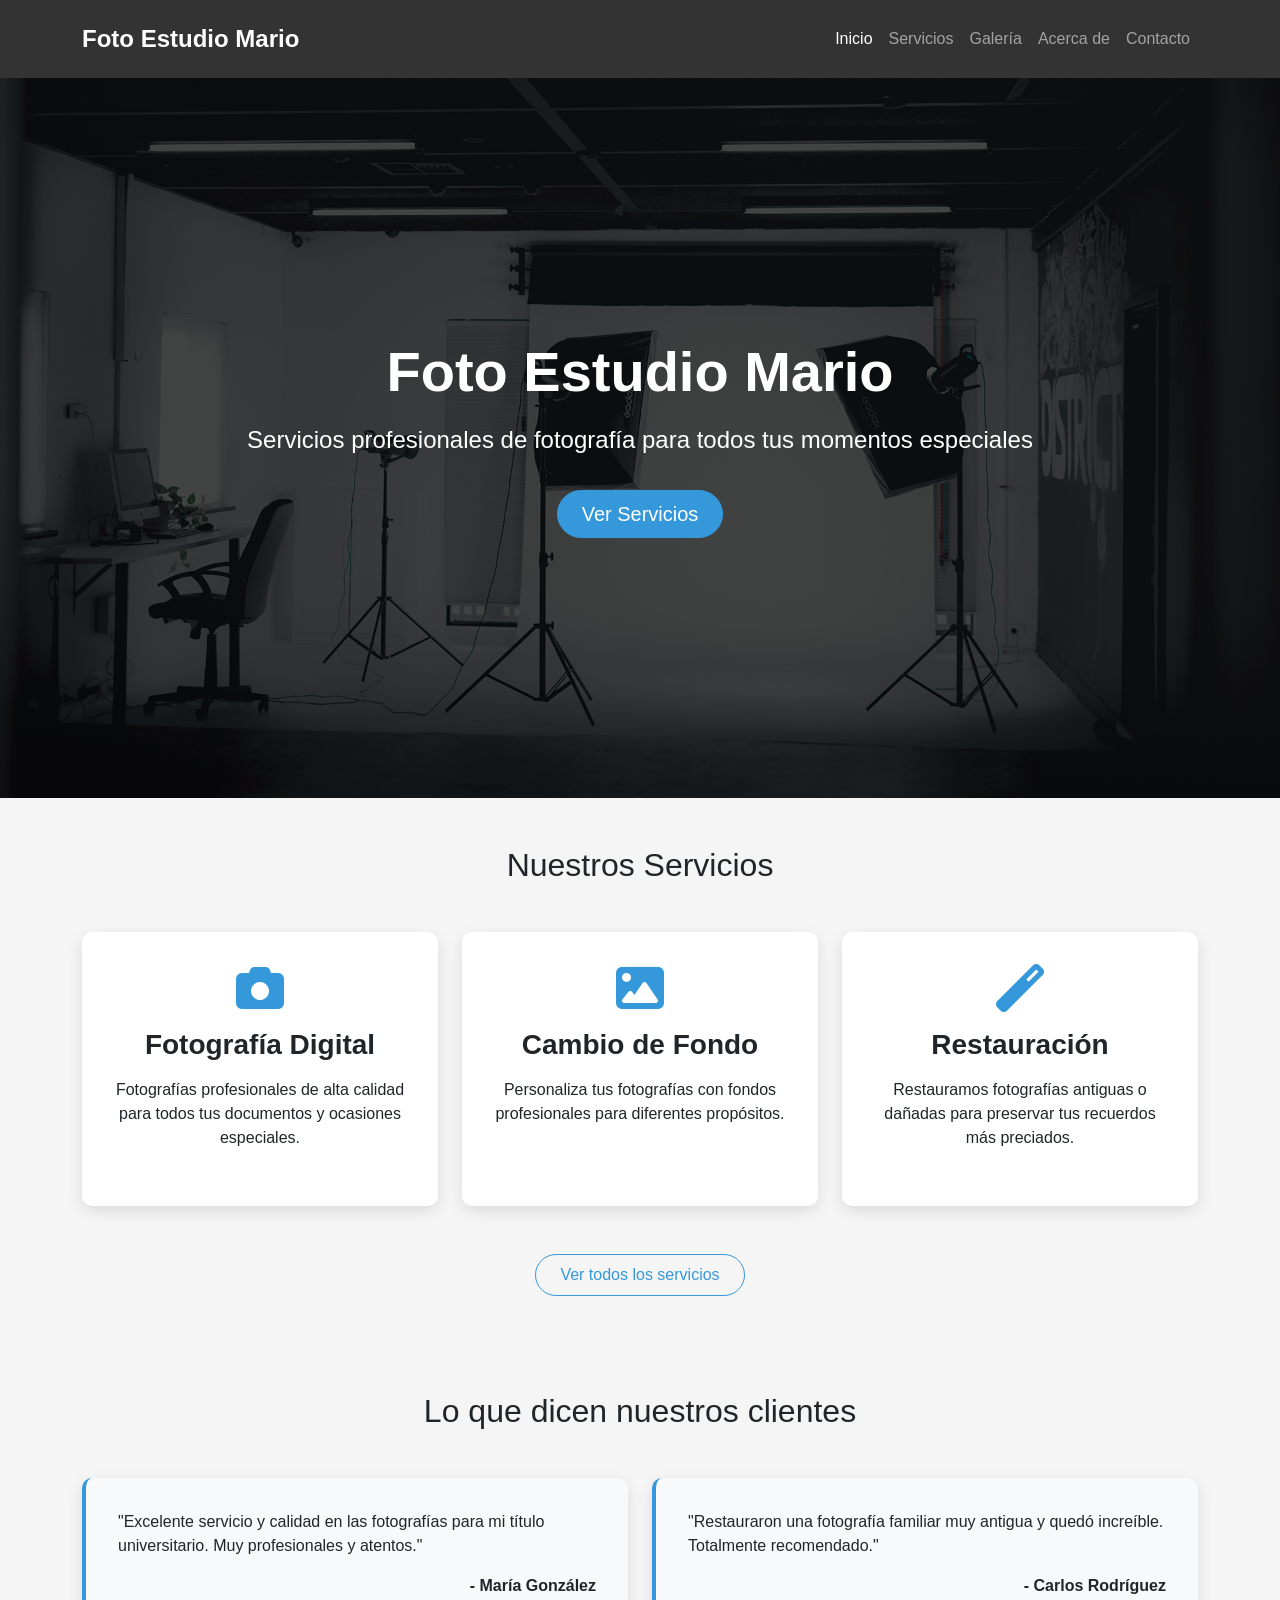
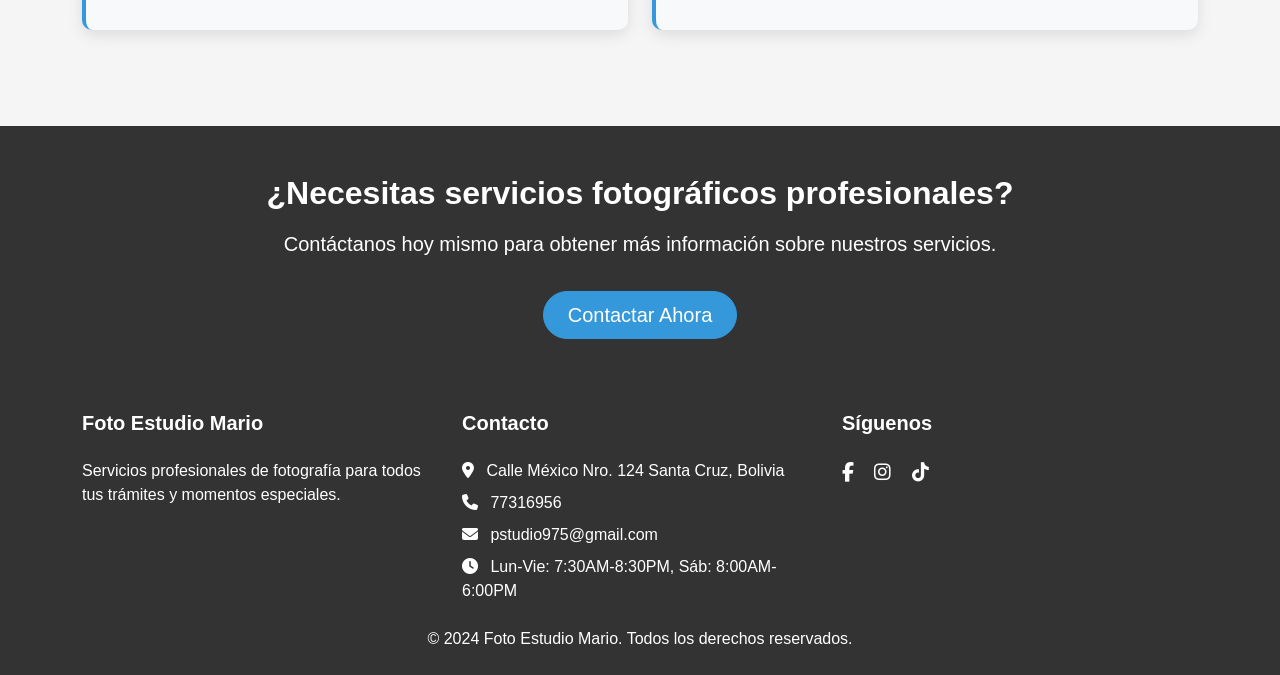
<file: index.html>
<!DOCTYPE html>
<html lang="es">
<head>
    <meta charset="UTF-8">
    <meta name="viewport" content="width=device-width, initial-scale=1.0">
    <title>Foto Estudio Mario - Servicios de Fotografía Profesional</title>
    <link rel="stylesheet" href="https://cdn.jsdelivr.net/npm/bootstrap@5.3.2/dist/css/bootstrap.min.css">
    <link rel="stylesheet" href="css/styles.css">
    <link rel="stylesheet" href="https://cdnjs.cloudflare.com/ajax/libs/font-awesome/6.4.2/css/all.min.css">
</head>
<body>
    <!-- Header/Navigation -->
    <nav class="navbar navbar-expand-lg navbar-dark">
        <div class="container">
            <a class="navbar-brand" href="index.html">Foto Estudio Mario</a>
            <button class="navbar-toggler" type="button" data-bs-toggle="collapse" data-bs-target="#navbarNav" aria-controls="navbarNav" aria-expanded="false" aria-label="Toggle navigation">
                <span class="navbar-toggler-icon"></span>
            </button>
            <div class="collapse navbar-collapse" id="navbarNav">
                <ul class="navbar-nav ms-auto">
                    <li class="nav-item">
                        <a class="nav-link active" href="index.html">Inicio</a>
                    </li>
                    <li class="nav-item">
                        <a class="nav-link" href="services.html">Servicios</a>
                    </li>
                    <li class="nav-item">
                        <a class="nav-link" href="gallery.html">Galería</a>
                    </li>
                    <li class="nav-item">
                        <a class="nav-link" href="about.html">Acerca de</a>
                    </li>
                    <li class="nav-item">
                        <a class="nav-link" href="contact.html">Contacto</a>
                    </li>
                </ul>
            </div>
        </div>
    </nav>

    <!-- Hero Section -->
    <header class="hero">
        <div class="container h-100">
            <div class="row h-100 align-items-center">
                <div class="col-12 text-center">
                    <h1>Foto Estudio Mario</h1>
                    <p class="lead">Servicios profesionales de fotografía para todos tus momentos especiales</p>
                    <a href="services.html" class="btn btn-primary btn-lg">Ver Servicios</a>
                </div>
            </div>
        </div>
    </header>

    <!-- Services Highlights -->
    <section class="services-highlight py-5">
        <div class="container">
            <h2 class="text-center mb-5">Nuestros Servicios</h2>
            <div class="row">
                <div class="col-md-4 mb-4">
                    <div class="card h-100">
                        <div class="card-body text-center">
                            <i class="fas fa-camera fa-3x mb-3"></i>
                            <h3 class="card-title">Fotografía Digital</h3>
                            <p class="card-text">Fotografías profesionales de alta calidad para todos tus documentos y ocasiones especiales.</p>
                        </div>
                    </div>
                </div>
                <div class="col-md-4 mb-4">
                    <div class="card h-100">
                        <div class="card-body text-center">
                            <i class="fas fa-image fa-3x mb-3"></i>
                            <h3 class="card-title">Cambio de Fondo</h3>
                            <p class="card-text">Personaliza tus fotografías con fondos profesionales para diferentes propósitos.</p>
                        </div>
                    </div>
                </div>
                <div class="col-md-4 mb-4">
                    <div class="card h-100">
                        <div class="card-body text-center">
                            <i class="fas fa-magic fa-3x mb-3"></i>
                            <h3 class="card-title">Restauración</h3>
                            <p class="card-text">Restauramos fotografías antiguas o dañadas para preservar tus recuerdos más preciados.</p>
                        </div>
                    </div>
                </div>
            </div>
            <div class="text-center mt-4">
                <a href="services.html" class="btn btn-outline-primary">Ver todos los servicios</a>
            </div>
        </div>
    </section>

    <!-- Testimonials Section -->
    <section class="testimonials py-5">
        <div class="container">
            <h2 class="text-center mb-5">Lo que dicen nuestros clientes</h2>
            <div class="row">
                <div class="col-md-6 mb-4">
                    <div class="card testimonial-card">
                        <div class="card-body">
                            <p class="card-text">"Excelente servicio y calidad en las fotografías para mi título universitario. Muy profesionales y atentos."</p>
                            <p class="client-name">- María González</p>
                        </div>
                    </div>
                </div>
                <div class="col-md-6 mb-4">
                    <div class="card testimonial-card">
                        <div class="card-body">
                            <p class="card-text">"Restauraron una fotografía familiar muy antigua y quedó increíble. Totalmente recomendado."</p>
                            <p class="client-name">- Carlos Rodríguez</p>
                        </div>
                    </div>
                </div>
            </div>
        </div>
    </section>

    <!-- Call to Action -->
    <section class="cta py-5">
        <div class="container text-center">
            <h2>¿Necesitas servicios fotográficos profesionales?</h2>
            <p class="lead">Contáctanos hoy mismo para obtener más información sobre nuestros servicios.</p>
            <a href="contact.html" class="btn btn-primary btn-lg">Contactar Ahora</a>
        </div>
    </section>

    <!-- Footer -->
    <footer class="footer py-4">
        <div class="container">
            <div class="row">
                <div class="col-md-4 mb-3 mb-md-0">
                    <h5>Foto Estudio Mario</h5>
                    <p>Servicios profesionales de fotografía para todos tus trámites y momentos especiales.</p>
                </div>
                <div class="col-md-4 mb-3 mb-md-0">
                    <h5>Contacto</h5>
                    <ul class="list-unstyled">
                        <li><i class="fas fa-map-marker-alt"></i> Calle México Nro. 124 Santa Cruz, Bolivia</li>
                        <li><i class="fas fa-phone"></i> 77316956</li>
                        <li><i class="fas fa-envelope"></i> pstudio975@gmail.com</li>
                        <li><i class="fas fa-clock"></i> Lun-Vie: 7:30AM-8:30PM, Sáb: 8:00AM-6:00PM</li>
                    </ul>
                </div>
                <div class="col-md-4">
                    <h5>Síguenos</h5>
                    <div class="social-icons">
                        <a href="https://www.facebook.com/fotoestudiomarioalvarez/" class="me-2" target="_blank" rel="noopener noreferrer" aria-label="Facebook"><i class="fab fa-facebook-f"></i></a>
                        <a href="https://www.instagram.com/mario.alvarez.2021/" class="me-2" target="_blank" rel="noopener noreferrer" aria-label="Instagram"><i class="fab fa-instagram"></i></a>
                        <a href="https://www.tiktok.com/@marioinfotec?is_from_webapp=1&sender_device=pc" class="me-2" target="_blank" rel="noopener noreferrer" aria-label="TikTok"><i class="fab fa-tiktok"></i></a>
                    </div>
                </div>
            </div>
            <div class="row mt-3">
                <div class="col-12 text-center">
                    <p class="mb-0">&copy; 2024 Foto Estudio Mario. Todos los derechos reservados.</p>
                </div>
            </div>
        </div>
    </footer>

    <script src="https://cdn.jsdelivr.net/npm/bootstrap@5.3.2/dist/js/bootstrap.bundle.min.js"></script>
    <script src="js/main.js"></script>
</body>
</html>
</file>
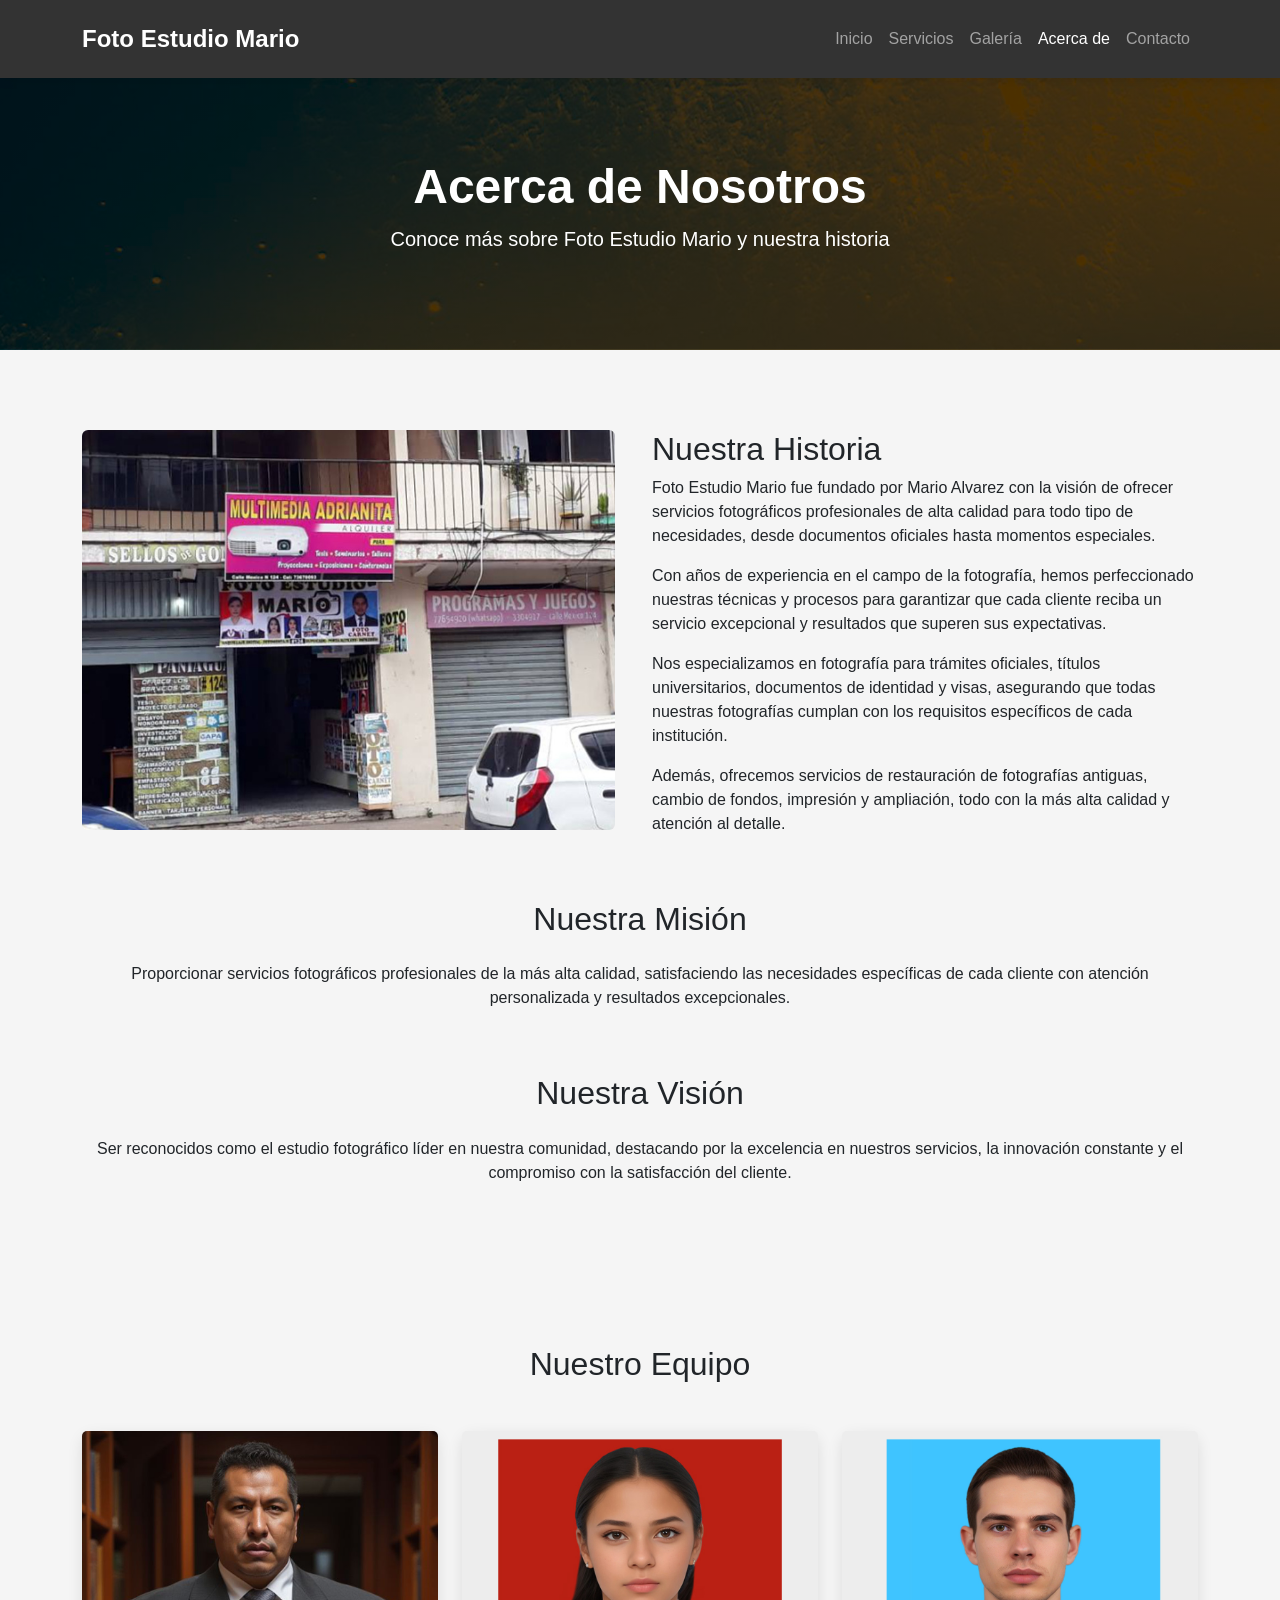
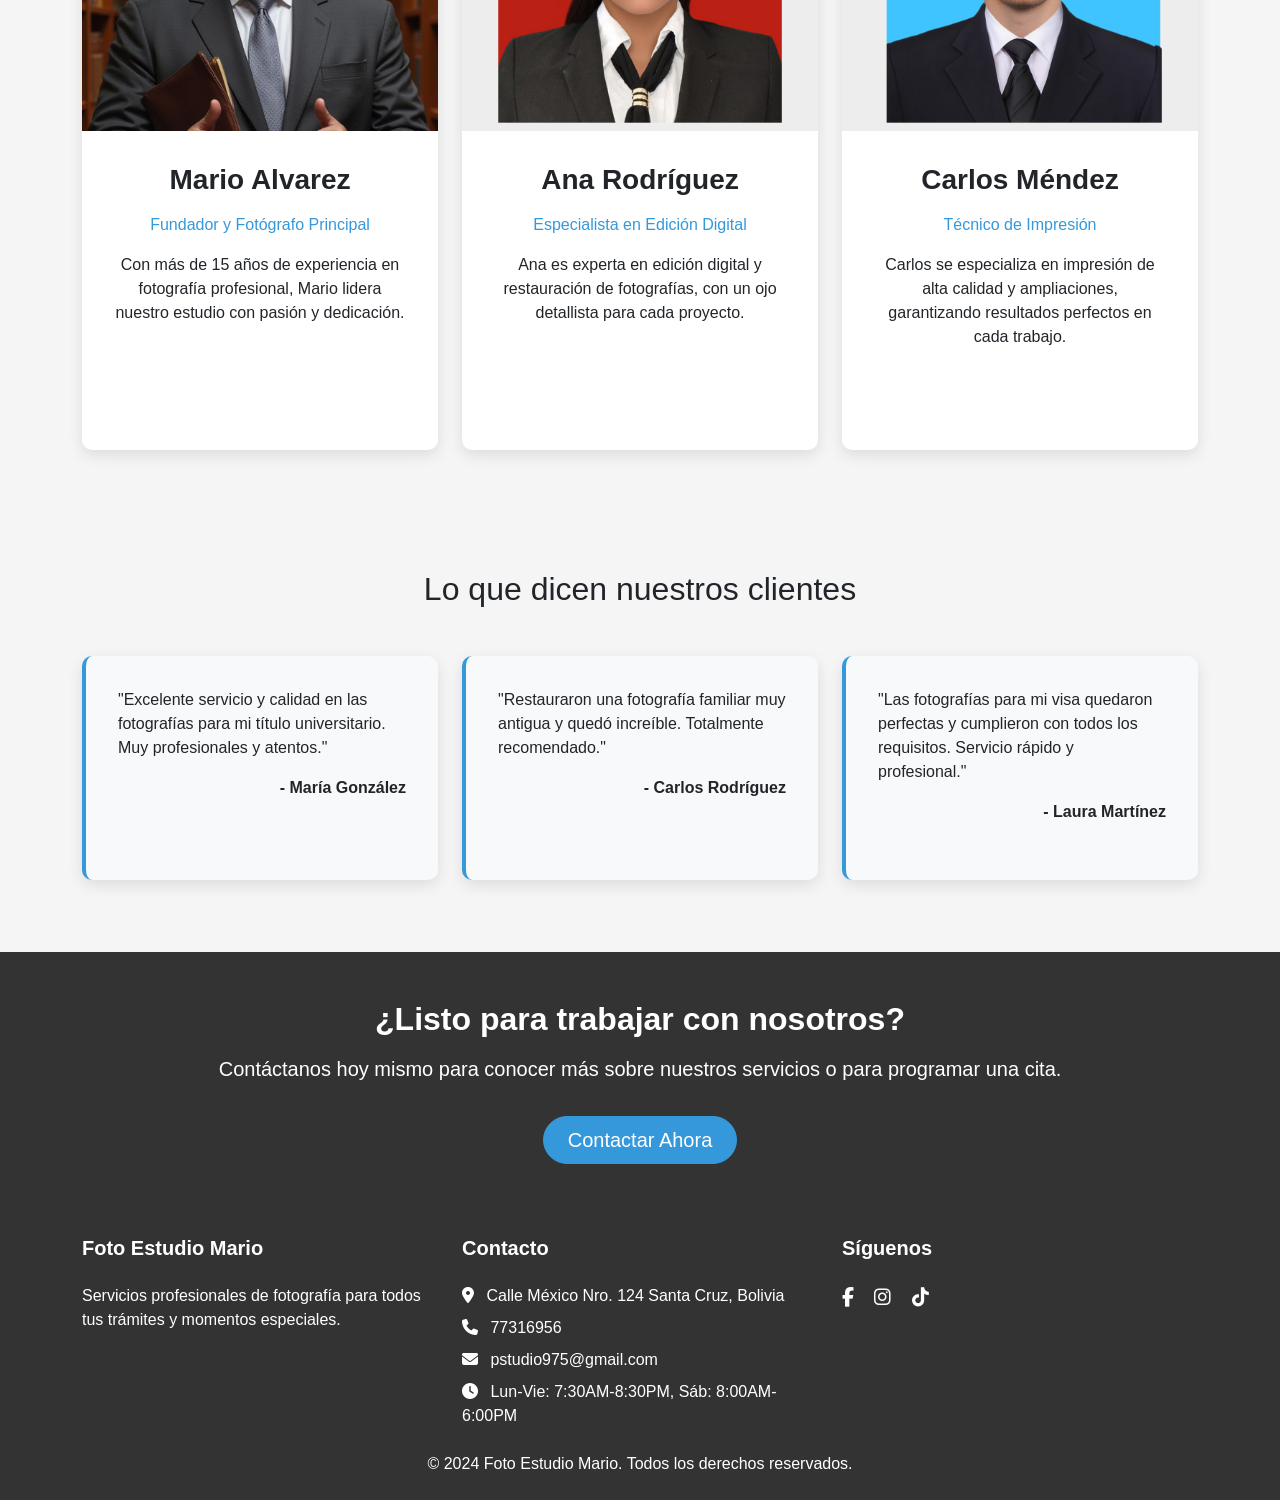
<file: about.html>
<!DOCTYPE html>
<html lang="es">
<head>
    <meta charset="UTF-8">
    <meta name="viewport" content="width=device-width, initial-scale=1.0">
    <title>Acerca de - Foto Estudio Mario</title>
    <link rel="stylesheet" href="https://cdn.jsdelivr.net/npm/bootstrap@5.3.2/dist/css/bootstrap.min.css">
    <link rel="stylesheet" href="css/styles.css">
    <link rel="stylesheet" href="https://cdnjs.cloudflare.com/ajax/libs/font-awesome/6.4.2/css/all.min.css">
</head>
<body>
    <!-- Header/Navigation -->
    <nav class="navbar navbar-expand-lg navbar-dark">
        <div class="container">
            <a class="navbar-brand" href="index.html">Foto Estudio Mario</a>
            <button class="navbar-toggler" type="button" data-bs-toggle="collapse" data-bs-target="#navbarNav" aria-controls="navbarNav" aria-expanded="false" aria-label="Toggle navigation">
                <span class="navbar-toggler-icon"></span>
            </button>
            <div class="collapse navbar-collapse" id="navbarNav">
                <ul class="navbar-nav ms-auto">
                    <li class="nav-item">
                        <a class="nav-link" href="index.html">Inicio</a>
                    </li>
                    <li class="nav-item">
                        <a class="nav-link" href="services.html">Servicios</a>
                    </li>
                    <li class="nav-item">
                        <a class="nav-link" href="gallery.html">Galería</a>
                    </li>
                    <li class="nav-item">
                        <a class="nav-link active" href="about.html">Acerca de</a>
                    </li>
                    <li class="nav-item">
                        <a class="nav-link" href="contact.html">Contacto</a>
                    </li>
                </ul>
            </div>
        </div>
    </nav>

    <!-- Page Header -->
    <header class="page-header">
        <div class="container">
            <h1>Acerca de Nosotros</h1>
            <p class="lead">Conoce más sobre Foto Estudio Mario y nuestra historia</p>
        </div>
    </header>

    <!-- About Section -->
    <section class="about-section py-5">
        <div class="container">
            <div class="row mb-5">
                <div class="col-md-6 mb-4 mb-md-0">
                    <img src="images/placeholder-about.jpg" alt="Mario Alvarez" class="img-fluid rounded about-img">
                </div>
                <div class="col-md-6">
                    <h2>Nuestra Historia</h2>
                    <p>Foto Estudio Mario fue fundado por Mario Alvarez con la visión de ofrecer servicios fotográficos profesionales de alta calidad para todo tipo de necesidades, desde documentos oficiales hasta momentos especiales.</p>
                    <p>Con años de experiencia en el campo de la fotografía, hemos perfeccionado nuestras técnicas y procesos para garantizar que cada cliente reciba un servicio excepcional y resultados que superen sus expectativas.</p>
                    <p>Nos especializamos en fotografía para trámites oficiales, títulos universitarios, documentos de identidad y visas, asegurando que todas nuestras fotografías cumplan con los requisitos específicos de cada institución.</p>
                    <p>Además, ofrecemos servicios de restauración de fotografías antiguas, cambio de fondos, impresión y ampliación, todo con la más alta calidad y atención al detalle.</p>
                </div>
            </div>

            <div class="row mb-5">
                <div class="col-12">
                    <h2 class="text-center mb-4">Nuestra Misión</h2>
                    <p class="text-center">Proporcionar servicios fotográficos profesionales de la más alta calidad, satisfaciendo las necesidades específicas de cada cliente con atención personalizada y resultados excepcionales.</p>
                </div>
            </div>

            <div class="row mb-5">
                <div class="col-12">
                    <h2 class="text-center mb-4">Nuestra Visión</h2>
                    <p class="text-center">Ser reconocidos como el estudio fotográfico líder en nuestra comunidad, destacando por la excelencia en nuestros servicios, la innovación constante y el compromiso con la satisfacción del cliente.</p>
                </div>
            </div>
        </div>
    </section>

    <!-- Team Section -->
    <section class="team-section py-5">
        <div class="container">
            <h2 class="text-center mb-5">Nuestro Equipo</h2>
            <div class="row">
                <div class="col-md-4 mb-4">
                    <div class="card team-card h-100">
                        <img src="images/placeholder-team1.jpg" class="card-img-top" alt="Mario Alvarez">
                        <div class="card-body text-center">
                            <h3 class="card-title">Mario Alvarez</h3>
                            <p class="card-text team-position">Fundador y Fotógrafo Principal</p>
                            <p class="card-text">Con más de 15 años de experiencia en fotografía profesional, Mario lidera nuestro estudio con pasión y dedicación.</p>
                            <div class="social-icons mt-3">
                                <a href="#" class="me-2"><i class="fab fa-facebook-f"></i></a>
                                <a href="#" class="me-2"><i class="fab fa-instagram"></i></a>
                                <a href="#" class="me-2"><i class="fab fa-linkedin-in"></i></a>
                            </div>
                        </div>
                    </div>
                </div>
                <div class="col-md-4 mb-4">
                    <div class="card team-card h-100">
                        <img src="images/placeholder-team2.jpg" class="card-img-top" alt="Ana Rodríguez">
                        <div class="card-body text-center">
                            <h3 class="card-title">Ana Rodríguez</h3>
                            <p class="card-text team-position">Especialista en Edición Digital</p>
                            <p class="card-text">Ana es experta en edición digital y restauración de fotografías, con un ojo detallista para cada proyecto.</p>
                            <div class="social-icons mt-3">
                                <a href="#" class="me-2"><i class="fab fa-facebook-f"></i></a>
                                <a href="#" class="me-2"><i class="fab fa-instagram"></i></a>
                                <a href="#" class="me-2"><i class="fab fa-linkedin-in"></i></a>
                            </div>
                        </div>
                    </div>
                </div>
                <div class="col-md-4 mb-4">
                    <div class="card team-card h-100">
                        <img src="images/placeholder-team3.jpg" class="card-img-top" alt="Carlos Méndez">
                        <div class="card-body text-center">
                            <h3 class="card-title">Carlos Méndez</h3>
                            <p class="card-text team-position">Técnico de Impresión</p>
                            <p class="card-text">Carlos se especializa en impresión de alta calidad y ampliaciones, garantizando resultados perfectos en cada trabajo.</p>
                            <div class="social-icons mt-3">
                                <a href="#" class="me-2"><i class="fab fa-facebook-f"></i></a>
                                <a href="#" class="me-2"><i class="fab fa-instagram"></i></a>
                                <a href="#" class="me-2"><i class="fab fa-linkedin-in"></i></a>
                            </div>
                        </div>
                    </div>
                </div>
            </div>
        </div>
    </section>

    <!-- Testimonials Section -->
    <section class="testimonials py-5">
        <div class="container">
            <h2 class="text-center mb-5">Lo que dicen nuestros clientes</h2>
            <div class="row">
                <div class="col-md-4 mb-4">
                    <div class="card testimonial-card h-100">
                        <div class="card-body">
                            <p class="card-text">"Excelente servicio y calidad en las fotografías para mi título universitario. Muy profesionales y atentos."</p>
                            <p class="client-name">- María González</p>
                        </div>
                    </div>
                </div>
                <div class="col-md-4 mb-4">
                    <div class="card testimonial-card h-100">
                        <div class="card-body">
                            <p class="card-text">"Restauraron una fotografía familiar muy antigua y quedó increíble. Totalmente recomendado."</p>
                            <p class="client-name">- Carlos Rodríguez</p>
                        </div>
                    </div>
                </div>
                <div class="col-md-4 mb-4">
                    <div class="card testimonial-card h-100">
                        <div class="card-body">
                            <p class="card-text">"Las fotografías para mi visa quedaron perfectas y cumplieron con todos los requisitos. Servicio rápido y profesional."</p>
                            <p class="client-name">- Laura Martínez</p>
                        </div>
                    </div>
                </div>
            </div>
        </div>
    </section>

    <!-- Call to Action -->
    <section class="cta py-5">
        <div class="container text-center">
            <h2>¿Listo para trabajar con nosotros?</h2>
            <p class="lead">Contáctanos hoy mismo para conocer más sobre nuestros servicios o para programar una cita.</p>
            <a href="contact.html" class="btn btn-primary btn-lg">Contactar Ahora</a>
        </div>
    </section>

    <!-- Footer -->
    <footer class="footer py-4">
        <div class="container">
            <div class="row">
                <div class="col-md-4 mb-3 mb-md-0">
                    <h5>Foto Estudio Mario</h5>
                    <p>Servicios profesionales de fotografía para todos tus trámites y momentos especiales.</p>
                </div>
                <div class="col-md-4 mb-3 mb-md-0">
                    <h5>Contacto</h5>
                    <ul class="list-unstyled">
                        <li><i class="fas fa-map-marker-alt"></i> Calle México Nro. 124 Santa Cruz, Bolivia</li>
                        <li><i class="fas fa-phone"></i> 77316956</li>
                        <li><i class="fas fa-envelope"></i> pstudio975@gmail.com</li>
                        <li><i class="fas fa-clock"></i> Lun-Vie: 7:30AM-8:30PM, Sáb: 8:00AM-6:00PM</li>
                    </ul>
                </div>
                <div class="col-md-4">
                    <h5>Síguenos</h5>
                    <div class="social-icons">
                        <a href="https://www.facebook.com/fotoestudiomarioalvarez/" class="me-2" target="_blank" rel="noopener noreferrer" aria-label="Facebook"><i class="fab fa-facebook-f"></i></a>
                        <a href="https://www.instagram.com/mario.alvarez.2021/" class="me-2" target="_blank" rel="noopener noreferrer" aria-label="Instagram"><i class="fab fa-instagram"></i></a>
                        <a href="https://www.tiktok.com/@marioinfotec?is_from_webapp=1&sender_device=pc" class="me-2" target="_blank" rel="noopener noreferrer" aria-label="TikTok"><i class="fab fa-tiktok"></i></a>
                    </div>
                </div>
            </div>
            <div class="row mt-3">
                <div class="col-12 text-center">
                    <p class="mb-0">&copy; 2024 Foto Estudio Mario. Todos los derechos reservados.</p>
                </div>
            </div>
        </div>
    </footer>

    <script src="https://cdn.jsdelivr.net/npm/bootstrap@5.3.2/dist/js/bootstrap.bundle.min.js"></script>
    <script src="js/main.js"></script>
</body>
</html>
</file>
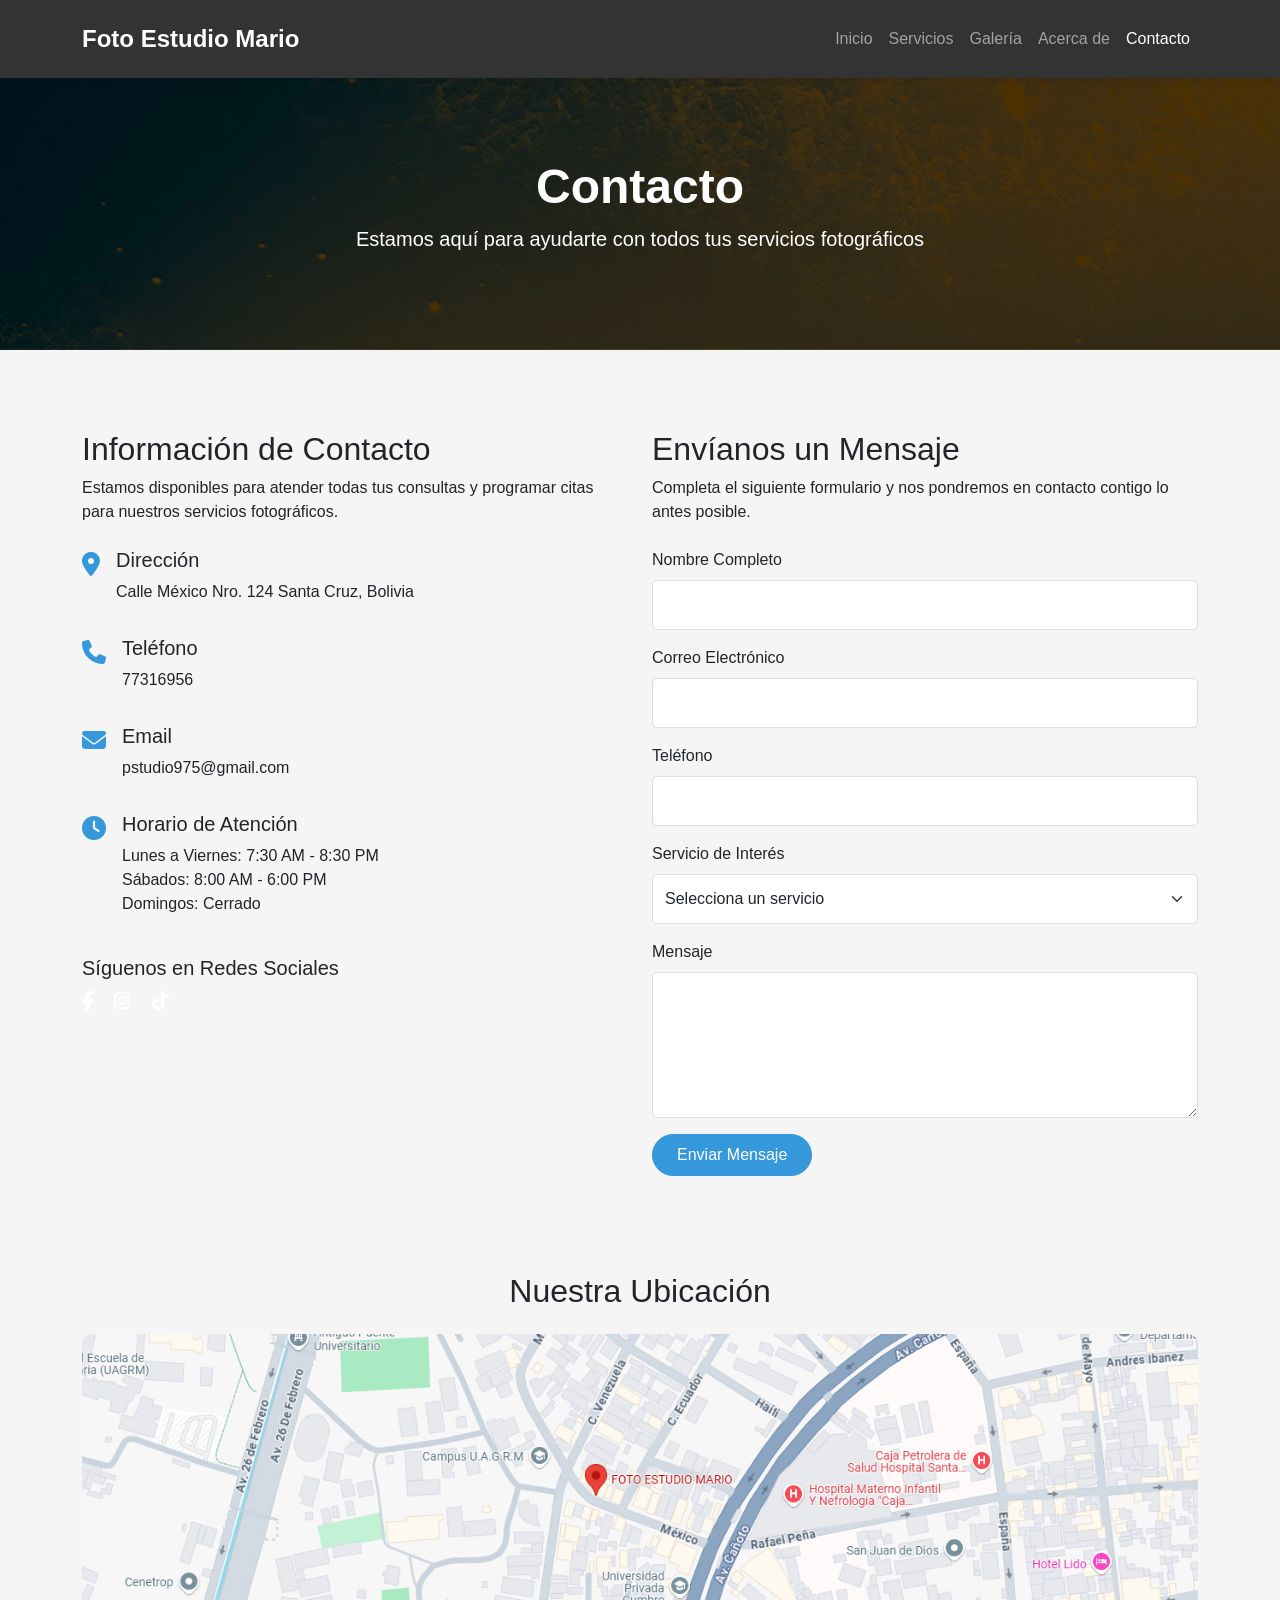
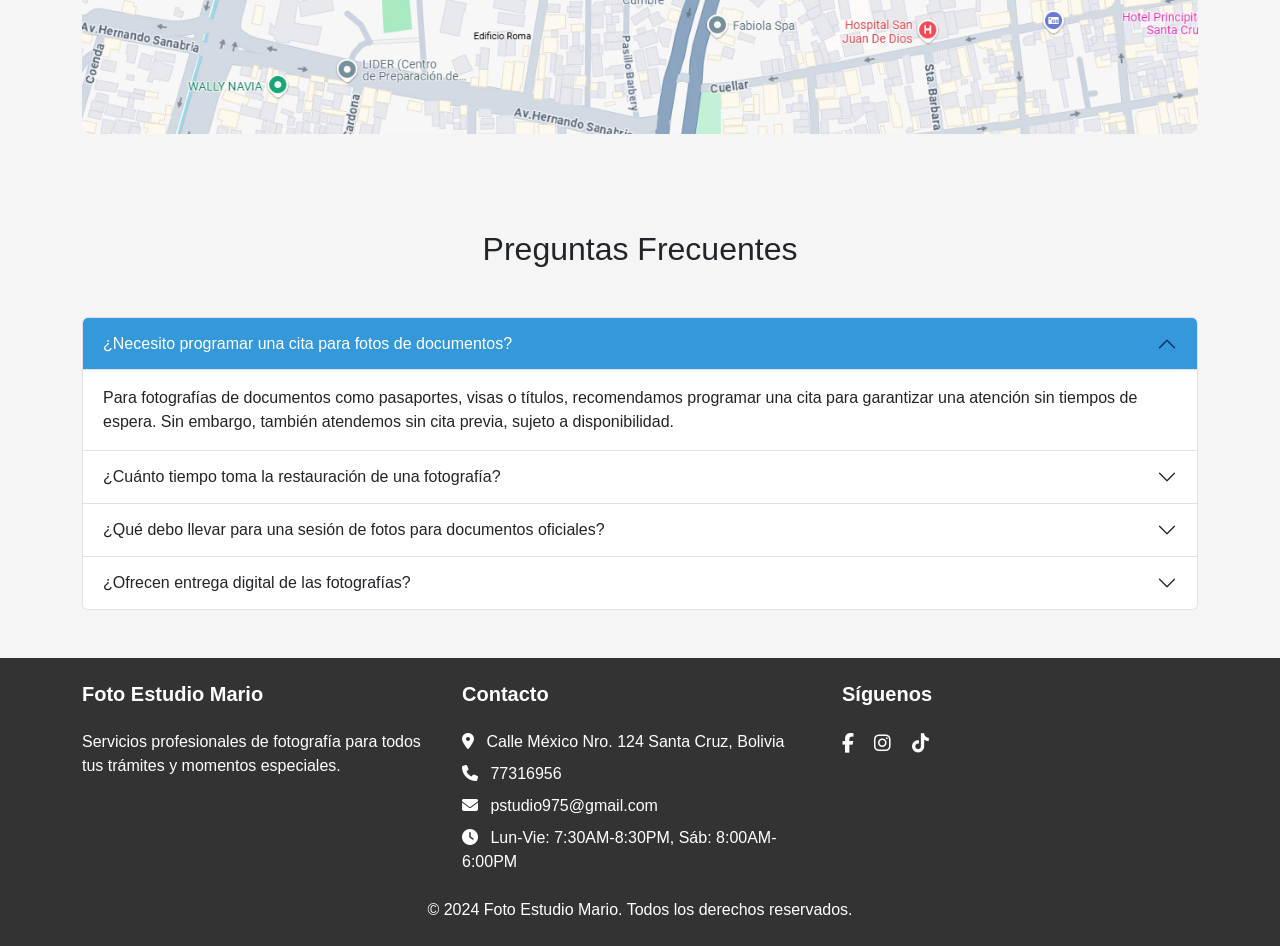
<file: contact.html>
<!DOCTYPE html>
<html lang="es">
<head>
    <meta charset="UTF-8">
    <meta name="viewport" content="width=device-width, initial-scale=1.0">
    <title>Contacto - Foto Estudio Mario</title>
    <link rel="stylesheet" href="https://cdn.jsdelivr.net/npm/bootstrap@5.3.2/dist/css/bootstrap.min.css">
    <link rel="stylesheet" href="css/styles.css">
    <link rel="stylesheet" href="https://cdnjs.cloudflare.com/ajax/libs/font-awesome/6.4.2/css/all.min.css">
</head>
<body>
    <!-- Header/Navigation -->
    <nav class="navbar navbar-expand-lg navbar-dark">
        <div class="container">
            <a class="navbar-brand" href="index.html">Foto Estudio Mario</a>
            <button class="navbar-toggler" type="button" data-bs-toggle="collapse" data-bs-target="#navbarNav" aria-controls="navbarNav" aria-expanded="false" aria-label="Toggle navigation">
                <span class="navbar-toggler-icon"></span>
            </button>
            <div class="collapse navbar-collapse" id="navbarNav">
                <ul class="navbar-nav ms-auto">
                    <li class="nav-item">
                        <a class="nav-link" href="index.html">Inicio</a>
                    </li>
                    <li class="nav-item">
                        <a class="nav-link" href="services.html">Servicios</a>
                    </li>
                    <li class="nav-item">
                        <a class="nav-link" href="gallery.html">Galería</a>
                    </li>
                    <li class="nav-item">
                        <a class="nav-link" href="about.html">Acerca de</a>
                    </li>
                    <li class="nav-item">
                        <a class="nav-link active" href="contact.html">Contacto</a>
                    </li>
                </ul>
            </div>
        </div>
    </nav>

    <!-- Page Header -->
    <header class="page-header">
        <div class="container">
            <h1>Contacto</h1>
            <p class="lead">Estamos aquí para ayudarte con todos tus servicios fotográficos</p>
        </div>
    </header>

    <!-- Contact Section -->
    <section class="contact-section py-5">
        <div class="container">
            <div class="row">
                <div class="col-md-6 mb-4 mb-md-0">
                    <h2>Información de Contacto</h2>
                    <p>Estamos disponibles para atender todas tus consultas y programar citas para nuestros servicios fotográficos.</p>

                    <div class="contact-info mt-4">
                        <div class="contact-item mb-3">
                            <i class="fas fa-map-marker-alt"></i>
                            <div>
                                <h5>Dirección</h5>
                                <p>Calle México Nro. 124 Santa Cruz, Bolivia</p>
                            </div>
                        </div>

                        <div class="contact-item mb-3">
                            <i class="fas fa-phone"></i>
                            <div>
                                <h5>Teléfono</h5>
                                <p>77316956</p>
                            </div>
                        </div>

                        <div class="contact-item mb-3">
                            <i class="fas fa-envelope"></i>
                            <div>
                                <h5>Email</h5>
                                <p>pstudio975@gmail.com</p>
                            </div>
                        </div>

                        <div class="contact-item mb-3">
                            <i class="fas fa-clock"></i>
                            <div>
                                <h5>Horario de Atención</h5>
                                <p>Lunes a Viernes: 7:30 AM - 8:30 PM<br>
                                Sábados: 8:00 AM - 6:00 PM<br>
                                Domingos: Cerrado</p>
                            </div>
                        </div>
                    </div>

                    <div class="social-media mt-4">
                        <h5>Síguenos en Redes Sociales</h5>
                        <div class="social-icons">
                            <a href="https://www.facebook.com/fotoestudiomarioalvarez/" class="me-3" target="_blank" rel="noopener noreferrer" aria-label="Facebook"><i class="fab fa-facebook-f"></i></a>
                            <a href="https://www.instagram.com/mario.alvarez.2021/" class="me-3" target="_blank" rel="noopener noreferrer" aria-label="Instagram"><i class="fab fa-instagram"></i></a>
                            <a href="https://www.tiktok.com/@marioinfotec?is_from_webapp=1&sender_device=pc" class="me-3" target="_blank" rel="noopener noreferrer" aria-label="TikTok"><i class="fab fa-tiktok"></i></a>
                        </div>
                    </div>
                </div>

                <div class="col-md-6">
                    <h2>Envíanos un Mensaje</h2>
                    <p>Completa el siguiente formulario y nos pondremos en contacto contigo lo antes posible.</p>

                    <form id="contactForm" class="contact-form mt-4">
                        <div class="mb-3">
                            <label for="name" class="form-label">Nombre Completo</label>
                            <input type="text" class="form-control" id="name" required>
                        </div>

                        <div class="mb-3">
                            <label for="email" class="form-label">Correo Electrónico</label>
                            <input type="email" class="form-control" id="email" required>
                        </div>

                        <div class="mb-3">
                            <label for="phone" class="form-label">Teléfono</label>
                            <input type="tel" class="form-control" id="phone">
                        </div>

                        <div class="mb-3">
                            <label for="service" class="form-label">Servicio de Interés</label>
                            <select class="form-select" id="service">
                                <option selected>Selecciona un servicio</option>
                                <option value="fotografia-digital">Fotografía Digital</option>
                                <option value="cambio-fondo">Cambio de Fondo</option>
                                <option value="restauracion">Restauración</option>
                                <option value="impresion">Impresión y Ampliación</option>
                                <option value="otro">Otro</option>
                            </select>
                        </div>

                        <div class="mb-3">
                            <label for="message" class="form-label">Mensaje</label>
                            <textarea class="form-control" id="message" rows="5" required></textarea>
                        </div>

                        <button type="submit" class="btn btn-primary">Enviar Mensaje</button>
                    </form>
                </div>
            </div>
        </div>
    </section>

    <!-- Map Section -->
    <section class="map-section py-5">
        <div class="container">
            <h2 class="text-center mb-4">Nuestra Ubicación</h2>
            <div class="map-container">
                <!-- Placeholder for Google Maps -->
                <div class="map-placeholder">
                    <img src="images/placeholder-map.jpg" alt="Mapa de ubicación" class="img-fluid">
                </div>
            </div>
        </div>
    </section>

    <!-- FAQ Section -->
    <section class="faq-section py-5">
        <div class="container">
            <h2 class="text-center mb-5">Preguntas Frecuentes</h2>

            <div class="accordion" id="faqAccordion">
                <div class="accordion-item">
                    <h2 class="accordion-header" id="headingOne">
                        <button class="accordion-button" type="button" data-bs-toggle="collapse" data-bs-target="#collapseOne" aria-expanded="true" aria-controls="collapseOne">
                            ¿Necesito programar una cita para fotos de documentos?
                        </button>
                    </h2>
                    <div id="collapseOne" class="accordion-collapse collapse show" aria-labelledby="headingOne" data-bs-parent="#faqAccordion">
                        <div class="accordion-body">
                            Para fotografías de documentos como pasaportes, visas o títulos, recomendamos programar una cita para garantizar una atención sin tiempos de espera. Sin embargo, también atendemos sin cita previa, sujeto a disponibilidad.
                        </div>
                    </div>
                </div>

                <div class="accordion-item">
                    <h2 class="accordion-header" id="headingTwo">
                        <button class="accordion-button collapsed" type="button" data-bs-toggle="collapse" data-bs-target="#collapseTwo" aria-expanded="false" aria-controls="collapseTwo">
                            ¿Cuánto tiempo toma la restauración de una fotografía?
                        </button>
                    </h2>
                    <div id="collapseTwo" class="accordion-collapse collapse" aria-labelledby="headingTwo" data-bs-parent="#faqAccordion">
                        <div class="accordion-body">
                            El tiempo de restauración depende del estado de la fotografía original y la complejidad del trabajo. En general, las restauraciones básicas pueden estar listas en 2-3 días hábiles, mientras que las más complejas pueden tomar hasta una semana.
                        </div>
                    </div>
                </div>

                <div class="accordion-item">
                    <h2 class="accordion-header" id="headingThree">
                        <button class="accordion-button collapsed" type="button" data-bs-toggle="collapse" data-bs-target="#collapseThree" aria-expanded="false" aria-controls="collapseThree">
                            ¿Qué debo llevar para una sesión de fotos para documentos oficiales?
                        </button>
                    </h2>
                    <div id="collapseThree" class="accordion-collapse collapse" aria-labelledby="headingThree" data-bs-parent="#faqAccordion">
                        <div class="accordion-body">
                            Recomendamos traer ropa adecuada según el tipo de documento (generalmente colores sólidos y formales para documentos oficiales). También es útil traer una copia de los requisitos específicos de la institución o país para el que necesita las fotografías.
                        </div>
                    </div>
                </div>

                <div class="accordion-item">
                    <h2 class="accordion-header" id="headingFour">
                        <button class="accordion-button collapsed" type="button" data-bs-toggle="collapse" data-bs-target="#collapseFour" aria-expanded="false" aria-controls="collapseFour">
                            ¿Ofrecen entrega digital de las fotografías?
                        </button>
                    </h2>
                    <div id="collapseFour" class="accordion-collapse collapse" aria-labelledby="headingFour" data-bs-parent="#faqAccordion">
                        <div class="accordion-body">
                            Sí, ofrecemos entrega digital de todas nuestras fotografías. Podemos enviarlas por correo electrónico o proporcionarlas en una unidad USB (con costo adicional). También ofrecemos impresiones físicas de alta calidad.
                        </div>
                    </div>
                </div>
            </div>
        </div>
    </section>

    <!-- Footer -->
    <footer class="footer py-4">
        <div class="container">
            <div class="row">
                <div class="col-md-4 mb-3 mb-md-0">
                    <h5>Foto Estudio Mario</h5>
                    <p>Servicios profesionales de fotografía para todos tus trámites y momentos especiales.</p>
                </div>
                <div class="col-md-4 mb-3 mb-md-0">
                    <h5>Contacto</h5>
                    <ul class="list-unstyled">
                        <li><i class="fas fa-map-marker-alt"></i> Calle México Nro. 124 Santa Cruz, Bolivia</li>
                        <li><i class="fas fa-phone"></i> 77316956</li>
                        <li><i class="fas fa-envelope"></i> pstudio975@gmail.com</li>
                        <li><i class="fas fa-clock"></i> Lun-Vie: 7:30AM-8:30PM, Sáb: 8:00AM-6:00PM</li>
                    </ul>
                </div>
                <div class="col-md-4">
                    <h5>Síguenos</h5>
                    <div class="social-icons">
                        <a href="https://www.facebook.com/fotoestudiomarioalvarez/" class="me-2" target="_blank" rel="noopener noreferrer" aria-label="Facebook"><i class="fab fa-facebook-f"></i></a>
                        <a href="https://www.instagram.com/mario.alvarez.2021/" class="me-2" target="_blank" rel="noopener noreferrer" aria-label="Instagram"><i class="fab fa-instagram"></i></a>
                        <a href="https://www.tiktok.com/@marioinfotec?is_from_webapp=1&sender_device=pc" class="me-2" target="_blank" rel="noopener noreferrer" aria-label="TikTok"><i class="fab fa-tiktok"></i></a>
                    </div>
                </div>
            </div>
            <div class="row mt-3">
                <div class="col-12 text-center">
                    <p class="mb-0">&copy; 2024 Foto Estudio Mario. Todos los derechos reservados.</p>
                </div>
            </div>
        </div>
    </footer>

    <script src="https://cdn.jsdelivr.net/npm/bootstrap@5.3.2/dist/js/bootstrap.bundle.min.js"></script>
    <script src="js/main.js"></script>
</body>
</html>
</file>
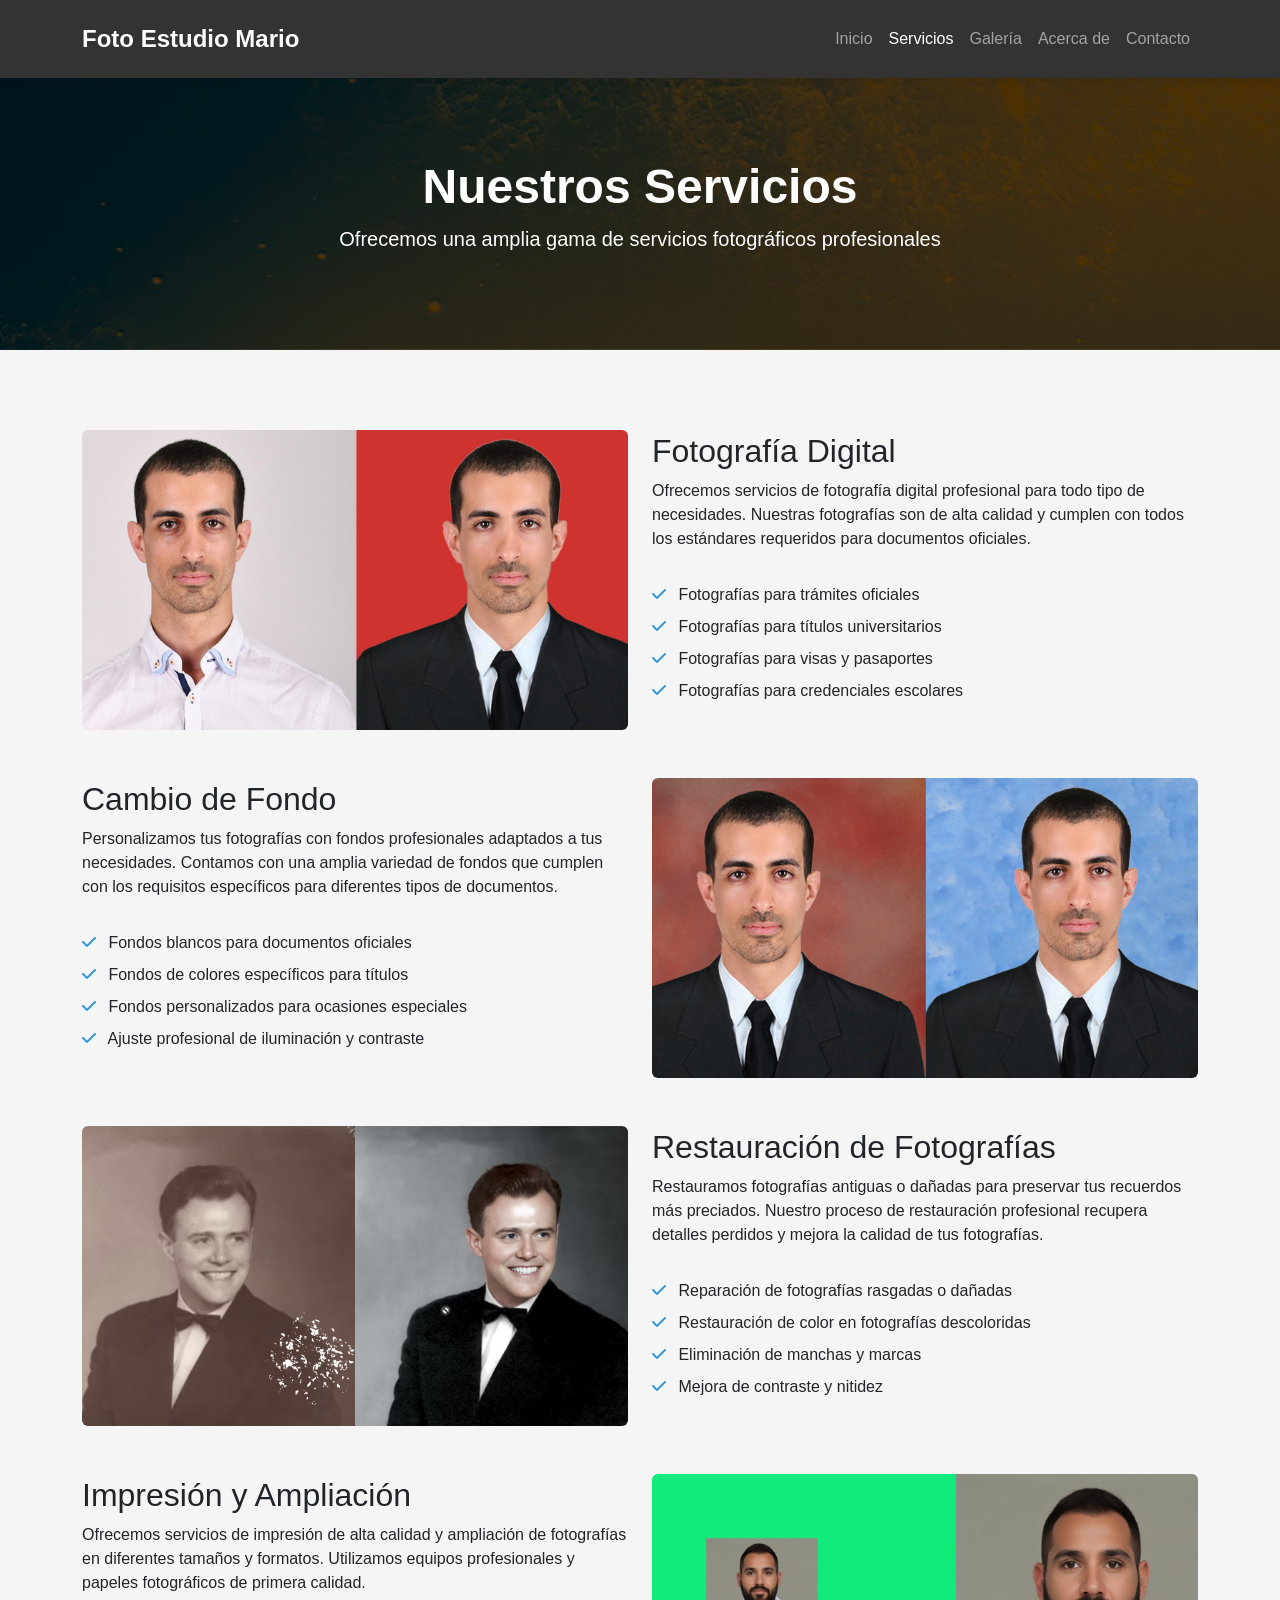
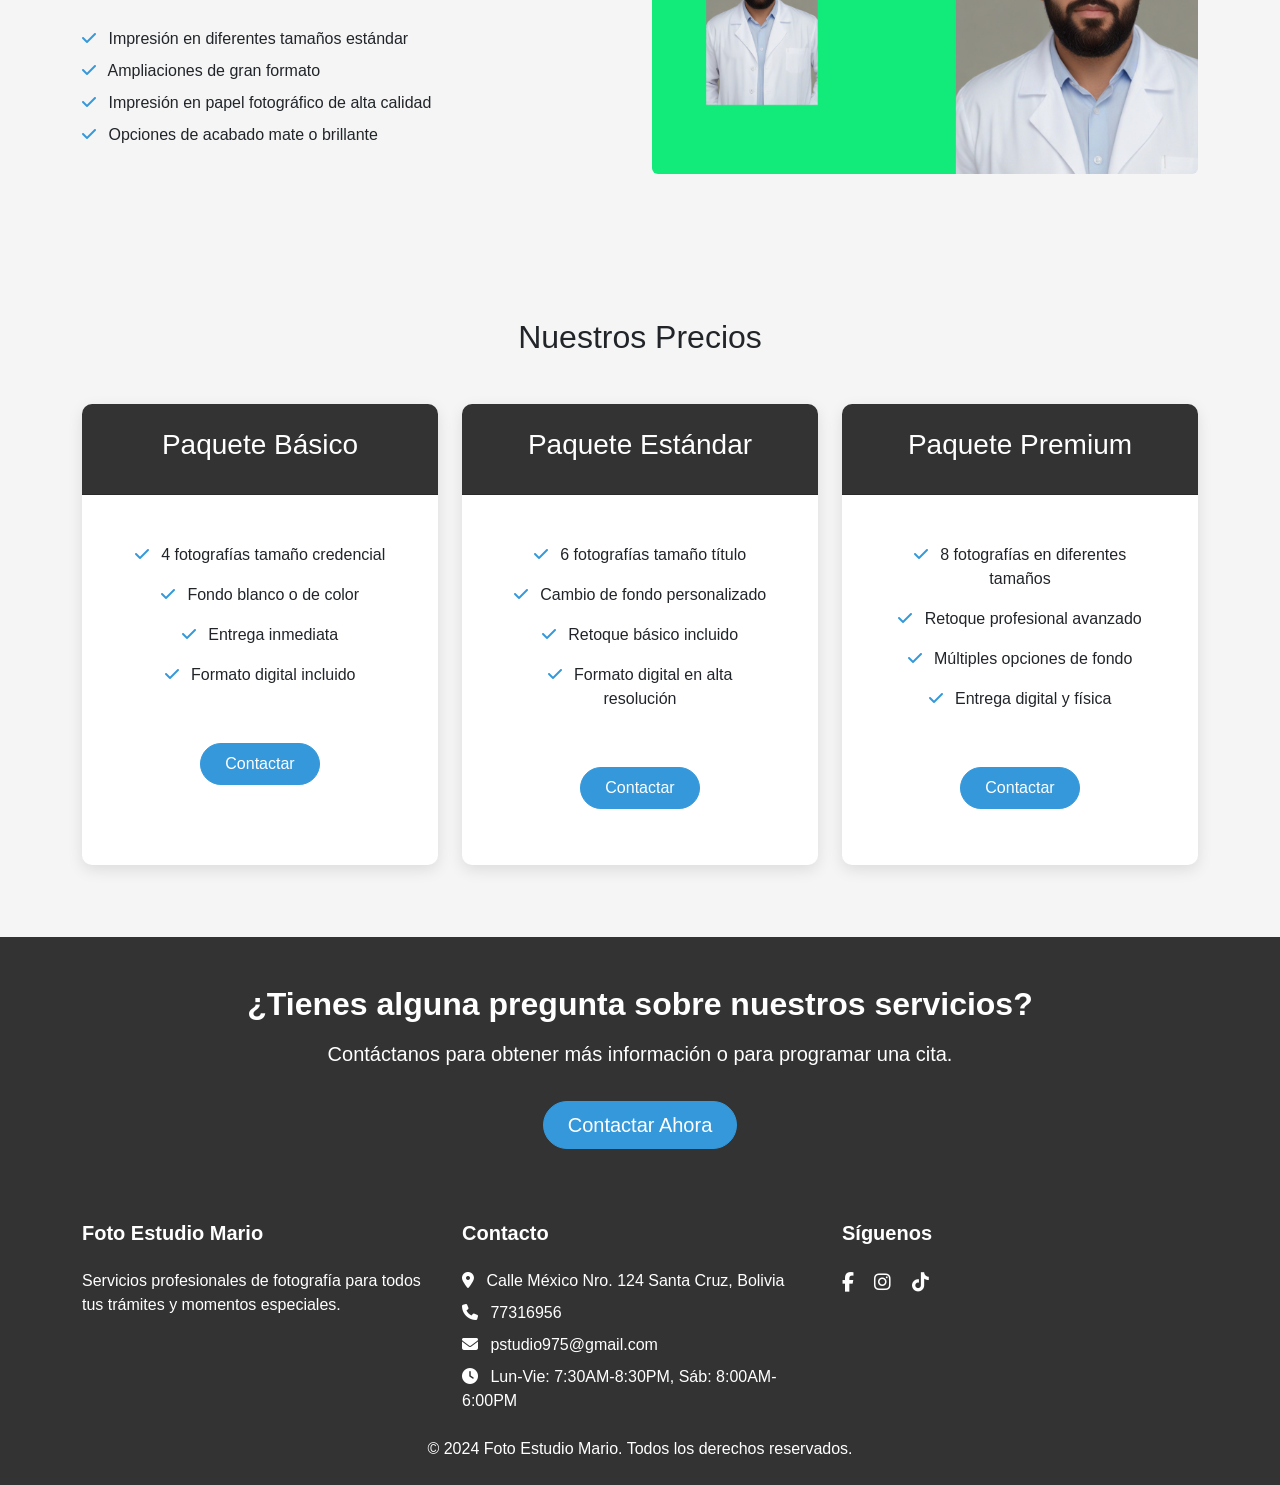
<file: services.html>
<!DOCTYPE html>
<html lang="es">
<head>
    <meta charset="UTF-8">
    <meta name="viewport" content="width=device-width, initial-scale=1.0">
    <title>Servicios - Foto Estudio Mario</title>
    <link rel="stylesheet" href="https://cdn.jsdelivr.net/npm/bootstrap@5.3.2/dist/css/bootstrap.min.css">
    <link rel="stylesheet" href="css/styles.css">
    <link rel="stylesheet" href="https://cdnjs.cloudflare.com/ajax/libs/font-awesome/6.4.2/css/all.min.css">
</head>
<body>
    <!-- Header/Navigation -->
    <nav class="navbar navbar-expand-lg navbar-dark">
        <div class="container">
            <a class="navbar-brand" href="index.html">Foto Estudio Mario</a>
            <button class="navbar-toggler" type="button" data-bs-toggle="collapse" data-bs-target="#navbarNav" aria-controls="navbarNav" aria-expanded="false" aria-label="Toggle navigation">
                <span class="navbar-toggler-icon"></span>
            </button>
            <div class="collapse navbar-collapse" id="navbarNav">
                <ul class="navbar-nav ms-auto">
                    <li class="nav-item">
                        <a class="nav-link" href="index.html">Inicio</a>
                    </li>
                    <li class="nav-item">
                        <a class="nav-link active" href="services.html">Servicios</a>
                    </li>
                    <li class="nav-item">
                        <a class="nav-link" href="gallery.html">Galería</a>
                    </li>
                    <li class="nav-item">
                        <a class="nav-link" href="about.html">Acerca de</a>
                    </li>
                    <li class="nav-item">
                        <a class="nav-link" href="contact.html">Contacto</a>
                    </li>
                </ul>
            </div>
        </div>
    </nav>

    <!-- Page Header -->
    <header class="page-header">
        <div class="container">
            <h1>Nuestros Servicios</h1>
            <p class="lead">Ofrecemos una amplia gama de servicios fotográficos profesionales</p>
        </div>
    </header>

    <!-- Services Section -->
    <section class="services-section py-5">
        <div class="container">
            <div class="row mb-5">
                <div class="col-md-6 mb-4 mb-md-0">
                    <img src="images/placeholder-service1.jpg" alt="Fotografía Digital" class="img-fluid rounded service-img">
                </div>
                <div class="col-md-6 d-flex flex-column justify-content-center">
                    <h2>Fotografía Digital</h2>
                    <p>Ofrecemos servicios de fotografía digital profesional para todo tipo de necesidades. Nuestras fotografías son de alta calidad y cumplen con todos los estándares requeridos para documentos oficiales.</p>
                    <ul class="service-features">
                        <li><i class="fas fa-check"></i> Fotografías para trámites oficiales</li>
                        <li><i class="fas fa-check"></i> Fotografías para títulos universitarios</li>
                        <li><i class="fas fa-check"></i> Fotografías para visas y pasaportes</li>
                        <li><i class="fas fa-check"></i> Fotografías para credenciales escolares</li>
                    </ul>
                </div>
            </div>

            <div class="row mb-5">
                <div class="col-md-6 order-md-2 mb-4 mb-md-0">
                    <img src="images/placeholder-service2.jpg" alt="Cambio de Fondo" class="img-fluid rounded service-img">
                </div>
                <div class="col-md-6 order-md-1 d-flex flex-column justify-content-center">
                    <h2>Cambio de Fondo</h2>
                    <p>Personalizamos tus fotografías con fondos profesionales adaptados a tus necesidades. Contamos con una amplia variedad de fondos que cumplen con los requisitos específicos para diferentes tipos de documentos.</p>
                    <ul class="service-features">
                        <li><i class="fas fa-check"></i> Fondos blancos para documentos oficiales</li>
                        <li><i class="fas fa-check"></i> Fondos de colores específicos para títulos</li>
                        <li><i class="fas fa-check"></i> Fondos personalizados para ocasiones especiales</li>
                        <li><i class="fas fa-check"></i> Ajuste profesional de iluminación y contraste</li>
                    </ul>
                </div>
            </div>

            <div class="row mb-5">
                <div class="col-md-6 mb-4 mb-md-0">
                    <img src="images/placeholder-service3.jpg" alt="Restauración de Fotografías" class="img-fluid rounded service-img">
                </div>
                <div class="col-md-6 d-flex flex-column justify-content-center">
                    <h2>Restauración de Fotografías</h2>
                    <p>Restauramos fotografías antiguas o dañadas para preservar tus recuerdos más preciados. Nuestro proceso de restauración profesional recupera detalles perdidos y mejora la calidad de tus fotografías.</p>
                    <ul class="service-features">
                        <li><i class="fas fa-check"></i> Reparación de fotografías rasgadas o dañadas</li>
                        <li><i class="fas fa-check"></i> Restauración de color en fotografías descoloridas</li>
                        <li><i class="fas fa-check"></i> Eliminación de manchas y marcas</li>
                        <li><i class="fas fa-check"></i> Mejora de contraste y nitidez</li>
                    </ul>
                </div>
            </div>

            <div class="row mb-5">
                <div class="col-md-6 order-md-2 mb-4 mb-md-0">
                    <img src="images/placeholder-service4.jpg" alt="Impresión y Ampliación" class="img-fluid rounded service-img">
                </div>
                <div class="col-md-6 order-md-1 d-flex flex-column justify-content-center">
                    <h2>Impresión y Ampliación</h2>
                    <p>Ofrecemos servicios de impresión de alta calidad y ampliación de fotografías en diferentes tamaños y formatos. Utilizamos equipos profesionales y papeles fotográficos de primera calidad.</p>
                    <ul class="service-features">
                        <li><i class="fas fa-check"></i> Impresión en diferentes tamaños estándar</li>
                        <li><i class="fas fa-check"></i> Ampliaciones de gran formato</li>
                        <li><i class="fas fa-check"></i> Impresión en papel fotográfico de alta calidad</li>
                        <li><i class="fas fa-check"></i> Opciones de acabado mate o brillante</li>
                    </ul>
                </div>
            </div>
        </div>
    </section>

    <!-- Pricing Section -->
    <section class="pricing py-5">
        <div class="container">
            <h2 class="text-center mb-5">Nuestros Precios</h2>
            <div class="row">
                <div class="col-md-4 mb-4">
                    <div class="card pricing-card h-100">
                        <div class="card-header">
                            <h3 class="text-center">Paquete Básico</h3>
                        </div>
                        <div class="card-body">
                            <ul class="list-unstyled">
                                <li><i class="fas fa-check"></i> 4 fotografías tamaño credencial</li>
                                <li><i class="fas fa-check"></i> Fondo blanco o de color</li>
                                <li><i class="fas fa-check"></i> Entrega inmediata</li>
                                <li><i class="fas fa-check"></i> Formato digital incluido</li>
                            </ul>
                            <div class="text-center mt-4">
                                <a href="contact.html" class="btn btn-primary">Contactar</a>
                            </div>
                        </div>
                    </div>
                </div>
                <div class="col-md-4 mb-4">
                    <div class="card pricing-card h-100">
                        <div class="card-header">
                            <h3 class="text-center">Paquete Estándar</h3>
                        </div>
                        <div class="card-body">
                            <ul class="list-unstyled">
                                <li><i class="fas fa-check"></i> 6 fotografías tamaño título</li>
                                <li><i class="fas fa-check"></i> Cambio de fondo personalizado</li>
                                <li><i class="fas fa-check"></i> Retoque básico incluido</li>
                                <li><i class="fas fa-check"></i> Formato digital en alta resolución</li>
                            </ul>
                            <div class="text-center mt-4">
                                <a href="contact.html" class="btn btn-primary">Contactar</a>
                            </div>
                        </div>
                    </div>
                </div>
                <div class="col-md-4 mb-4">
                    <div class="card pricing-card h-100">
                        <div class="card-header">
                            <h3 class="text-center">Paquete Premium</h3>
                        </div>
                        <div class="card-body">
                            <ul class="list-unstyled">
                                <li><i class="fas fa-check"></i> 8 fotografías en diferentes tamaños</li>
                                <li><i class="fas fa-check"></i> Retoque profesional avanzado</li>
                                <li><i class="fas fa-check"></i> Múltiples opciones de fondo</li>
                                <li><i class="fas fa-check"></i> Entrega digital y física</li>
                            </ul>
                            <div class="text-center mt-4">
                                <a href="contact.html" class="btn btn-primary">Contactar</a>
                            </div>
                        </div>
                    </div>
                </div>
            </div>
        </div>
    </section>

    <!-- Call to Action -->
    <section class="cta py-5">
        <div class="container text-center">
            <h2>¿Tienes alguna pregunta sobre nuestros servicios?</h2>
            <p class="lead">Contáctanos para obtener más información o para programar una cita.</p>
            <a href="contact.html" class="btn btn-primary btn-lg">Contactar Ahora</a>
        </div>
    </section>

    <!-- Footer -->
    <footer class="footer py-4">
        <div class="container">
            <div class="row">
                <div class="col-md-4 mb-3 mb-md-0">
                    <h5>Foto Estudio Mario</h5>
                    <p>Servicios profesionales de fotografía para todos tus trámites y momentos especiales.</p>
                </div>
                <div class="col-md-4 mb-3 mb-md-0">
                    <h5>Contacto</h5>
                    <ul class="list-unstyled">
                        <li><i class="fas fa-map-marker-alt"></i> Calle México Nro. 124 Santa Cruz, Bolivia</li>
                        <li><i class="fas fa-phone"></i> 77316956</li>
                        <li><i class="fas fa-envelope"></i> pstudio975@gmail.com</li>
                        <li><i class="fas fa-clock"></i> Lun-Vie: 7:30AM-8:30PM, Sáb: 8:00AM-6:00PM</li>
                    </ul>
                </div>
                <div class="col-md-4">
                    <h5>Síguenos</h5>
                    <div class="social-icons">
                        <a href="https://www.facebook.com/fotoestudiomarioalvarez/" class="me-2" target="_blank" rel="noopener noreferrer" aria-label="Facebook"><i class="fab fa-facebook-f"></i></a>
                        <a href="https://www.instagram.com/mario.alvarez.2021/" class="me-2" target="_blank" rel="noopener noreferrer" aria-label="Instagram"><i class="fab fa-instagram"></i></a>
                        <a href="https://www.tiktok.com/@marioinfotec?is_from_webapp=1&sender_device=pc" class="me-2" target="_blank" rel="noopener noreferrer" aria-label="TikTok"><i class="fab fa-tiktok"></i></a>
                    </div>
                </div>
            </div>
            <div class="row mt-3">
                <div class="col-12 text-center">
                    <p class="mb-0">&copy; 2024 Foto Estudio Mario. Todos los derechos reservados.</p>
                </div>
            </div>
        </div>
    </footer>

    <script src="https://cdn.jsdelivr.net/npm/bootstrap@5.3.2/dist/js/bootstrap.bundle.min.js"></script>
    <script src="js/main.js"></script>
</body>
</html>
</file>
<file: css/styles.css>
/* 
   Foto Estudio Mario - Custom Styles
   Dark Grey Theme
*/

:root {
    --primary-color: #3498db;
    --secondary-color: #2c3e50;
    --dark-grey: #333333;
    --medium-grey: #555555;
    --light-grey: #777777;
    --very-light-grey: #f8f9fa;
    --text-light: #ffffff;
    --text-dark: #212529;
}

body {
    font-family: 'Segoe UI', Tahoma, Geneva, Verdana, sans-serif;
    color: var(--text-dark);
    background-color: #f5f5f5;
}

/* Navigation */
.navbar {
    background-color: var(--dark-grey);
    padding: 1rem 0;
    box-shadow: 0 2px 10px rgba(0, 0, 0, 0.1);
}

.navbar-brand {
    font-weight: 700;
    font-size: 1.5rem;
}

.nav-link {
    font-weight: 500;
    transition: color 0.3s ease;
}

.nav-link:hover {
    color: var(--primary-color) !important;
}

/* Hero Section */
.hero {
    background: linear-gradient(rgba(0, 0, 0, 0.7), rgba(0, 0, 0, 0.7)), url('../images/hero-bg.jpg');
    background-size: cover;
    background-position: center;
    height: 80vh;
    color: var(--text-light);
    position: relative;
}

.hero h1 {
    font-size: 3.5rem;
    font-weight: 700;
    margin-bottom: 1rem;
}

.hero .lead {
    font-size: 1.5rem;
    margin-bottom: 2rem;
}

/* Page Header */
.page-header {
    background: linear-gradient(rgba(0, 0, 0, 0.7), rgba(0, 0, 0, 0.7)), url('../images/page-header-bg.jpg');
    background-size: cover;
    background-position: center;
    padding: 5rem 0;
    color: var(--text-light);
    text-align: center;
    margin-bottom: 2rem;
}

.page-header h1 {
    font-size: 3rem;
    font-weight: 700;
}

/* Cards */
.card {
    border: none;
    border-radius: 10px;
    box-shadow: 0 5px 15px rgba(0, 0, 0, 0.1);
    transition: transform 0.3s ease, box-shadow 0.3s ease;
    margin-bottom: 1.5rem;
}

.card:hover {
    transform: translateY(-5px);
    box-shadow: 0 10px 20px rgba(0, 0, 0, 0.15);
}

.card-body {
    padding: 2rem;
}

.card-title {
    font-weight: 600;
    margin-bottom: 1rem;
}

/* Services Section */
.services-highlight i {
    color: var(--primary-color);
    margin-bottom: 1rem;
}

.service-img {
    height: 300px;
    object-fit: cover;
    width: 100%;
}

.service-features {
    list-style: none;
    padding-left: 0;
    margin-top: 1rem;
}

.service-features li {
    margin-bottom: 0.5rem;
}

.service-features i {
    color: var(--primary-color);
    margin-right: 0.5rem;
}

/* Testimonials */
.testimonial-card {
    background-color: var(--very-light-grey);
    border-left: 4px solid var(--primary-color);
}

.client-name {
    font-weight: 600;
    text-align: right;
    margin-top: 1rem;
    margin-bottom: 0;
}

/* Gallery */
.gallery-filter {
    margin-bottom: 2rem;
}

.filter-buttons .btn {
    margin: 0 0.25rem;
    border-radius: 30px;
    padding: 0.5rem 1.5rem;
}

.gallery-img-container {
    position: relative;
    overflow: hidden;
    border-radius: 10px;
    height: 250px;
}

.gallery-img-container img {
    width: 100%;
    height: 100%;
    object-fit: cover;
    transition: transform 0.5s ease;
}

.gallery-overlay {
    position: absolute;
    top: 0;
    left: 0;
    width: 100%;
    height: 100%;
    background: rgba(0, 0, 0, 0.7);
    display: flex;
    align-items: center;
    justify-content: center;
    opacity: 0;
    transition: opacity 0.5s ease;
}

.gallery-img-container:hover img {
    transform: scale(1.1);
}

.gallery-img-container:hover .gallery-overlay {
    opacity: 1;
}

.gallery-info {
    text-align: center;
    color: var(--text-light);
    padding: 1rem;
}

.gallery-info h5 {
    font-weight: 600;
    margin-bottom: 0.5rem;
}

/* Before/After Section */
.before-after-container {
    display: flex;
    flex-direction: column;
}

/* About Page */
.about-img {
    height: 400px;
    object-fit: cover;
}

.team-card img {
    height: 300px;
    object-fit: cover;
}

.team-position {
    color: var(--primary-color);
    font-weight: 500;
    margin-bottom: 1rem;
}

/* Contact Page */
.contact-item {
    display: flex;
    align-items: flex-start;
    margin-bottom: 1.5rem;
}

.contact-item i {
    font-size: 1.5rem;
    color: var(--primary-color);
    margin-right: 1rem;
    margin-top: 0.25rem;
}

.contact-form .form-control, .contact-form .form-select {
    padding: 0.75rem;
    border-radius: 5px;
    border: 1px solid #ddd;
}

.map-container {
    height: 400px;
    border-radius: 10px;
    overflow: hidden;
}

.map-placeholder {
    width: 100%;
    height: 100%;
    background-color: #eee;
    display: flex;
    align-items: center;
    justify-content: center;
}

.map-placeholder img {
    width: 100%;
    height: 100%;
    object-fit: cover;
}

/* Pricing Cards */
.pricing-card {
    text-align: center;
}

.pricing-card .card-header {
    background-color: var(--dark-grey);
    color: var(--text-light);
    padding: 1.5rem;
    border-radius: 10px 10px 0 0;
}

.pricing-card ul {
    padding: 1rem;
}

.pricing-card li {
    margin-bottom: 1rem;
}

.pricing-card i {
    color: var(--primary-color);
    margin-right: 0.5rem;
}

/* CTA Section */
.cta {
    background-color: var(--dark-grey);
    color: var(--text-light);
    padding: 4rem 0;
}

.cta h2 {
    font-weight: 700;
    margin-bottom: 1rem;
}

.cta .lead {
    margin-bottom: 2rem;
}

/* Footer */
.footer {
    background-color: var(--dark-grey);
    color: var(--text-light);
}

.footer h5 {
    font-weight: 600;
    margin-bottom: 1.5rem;
}

.footer ul {
    margin-bottom: 0;
}

.footer li {
    margin-bottom: 0.5rem;
}

.footer i {
    margin-right: 0.5rem;
}

.social-icons a {
    color: var(--text-light);
    font-size: 1.2rem;
    transition: color 0.3s ease;
}

.social-icons a:hover {
    color: var(--primary-color);
}

/* Buttons */
.btn-primary {
    background-color: var(--primary-color);
    border-color: var(--primary-color);
    border-radius: 30px;
    padding: 0.5rem 1.5rem;
    font-weight: 500;
    transition: all 0.3s ease;
}

.btn-primary:hover {
    background-color: #2980b9;
    border-color: #2980b9;
    transform: translateY(-2px);
    box-shadow: 0 5px 15px rgba(52, 152, 219, 0.3);
}

.btn-outline-primary {
    color: var(--primary-color);
    border-color: var(--primary-color);
    border-radius: 30px;
    padding: 0.5rem 1.5rem;
    font-weight: 500;
    transition: all 0.3s ease;
}

.btn-outline-primary:hover {
    background-color: var(--primary-color);
    color: white;
    transform: translateY(-2px);
    box-shadow: 0 5px 15px rgba(52, 152, 219, 0.3);
}

/* Accordion */
.accordion-button:not(.collapsed) {
    background-color: var(--primary-color);
    color: white;
}

.accordion-button:focus {
    box-shadow: 0 0 0 0.25rem rgba(52, 152, 219, 0.25);
}

/* Responsive Adjustments */
@media (max-width: 768px) {
    .hero h1 {
        font-size: 2.5rem;
    }
    
    .hero .lead {
        font-size: 1.2rem;
    }
    
    .page-header h1 {
        font-size: 2.5rem;
    }
    
    .service-img {
        height: 200px;
    }
}

@media (max-width: 576px) {
    .hero {
        height: 60vh;
    }
    
    .hero h1 {
        font-size: 2rem;
    }
    
    .page-header {
        padding: 3rem 0;
    }
    
    .page-header h1 {
        font-size: 2rem;
    }
}
</file>
